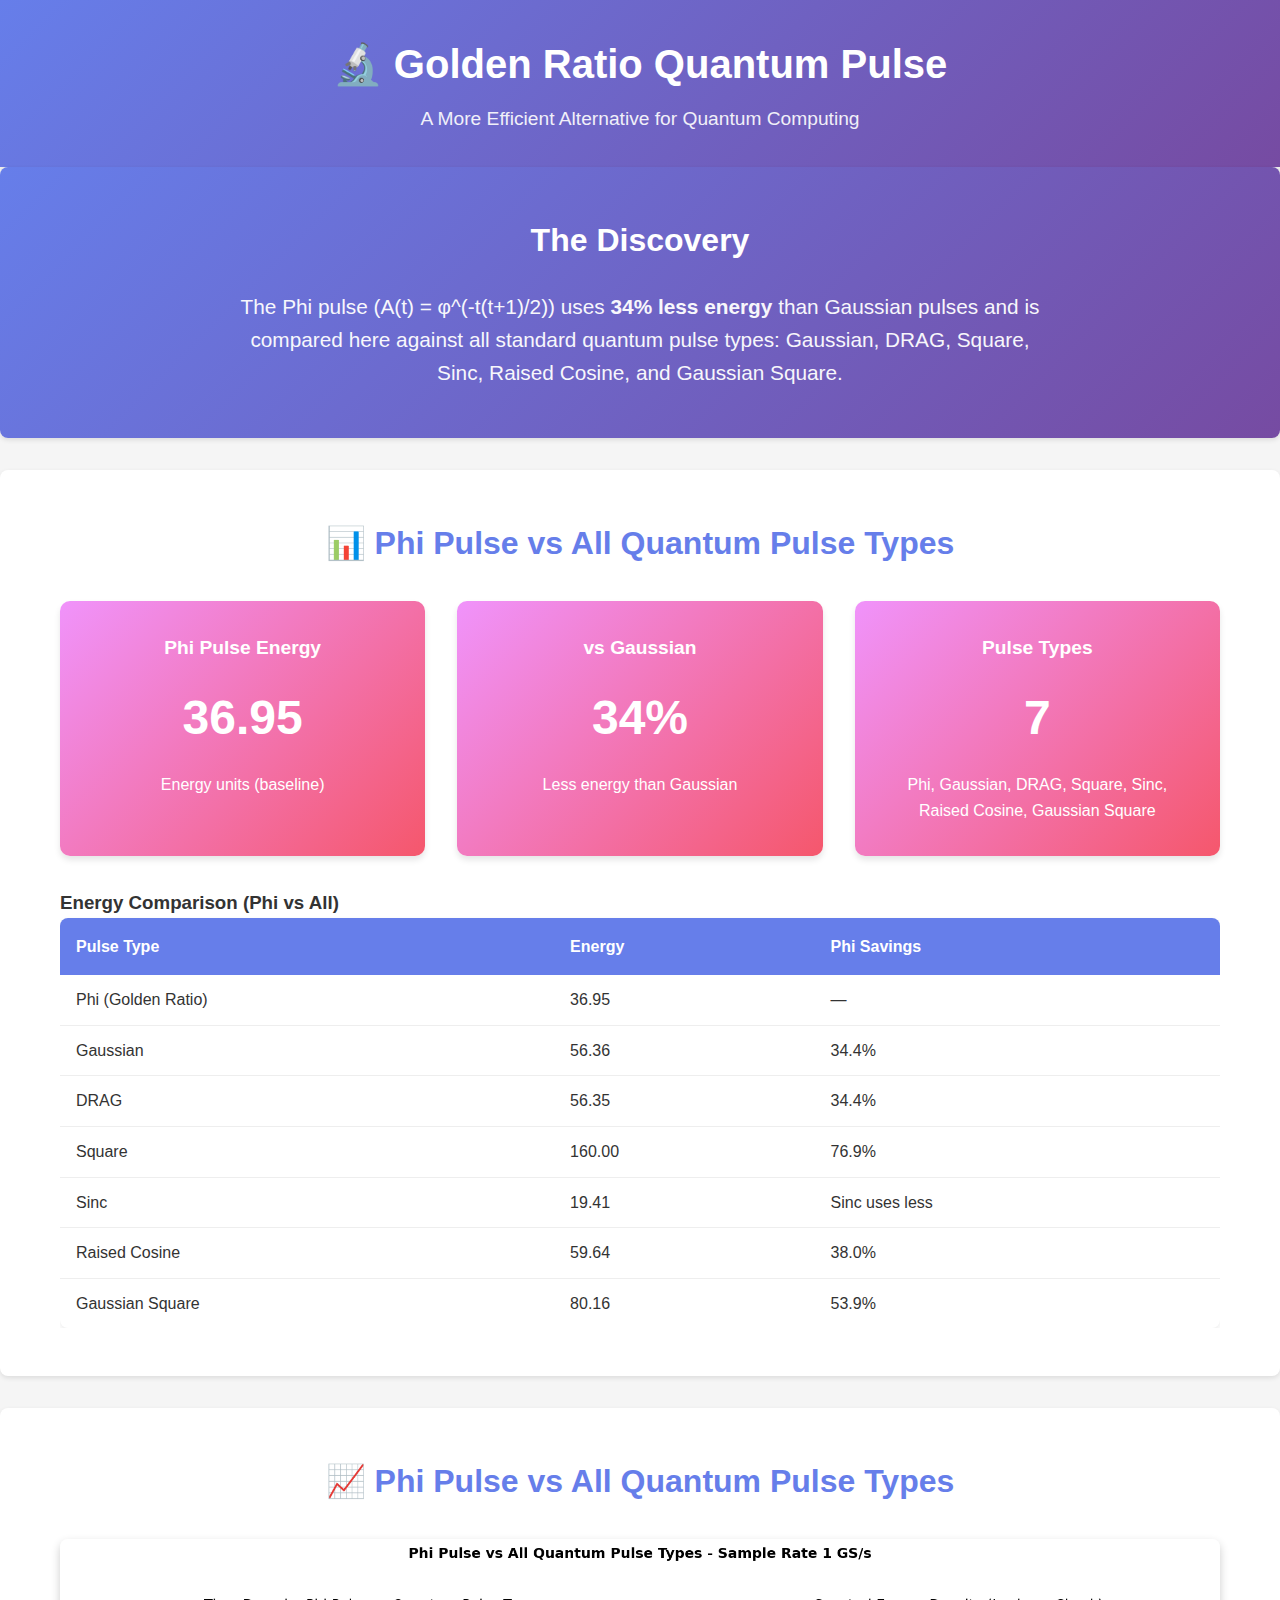
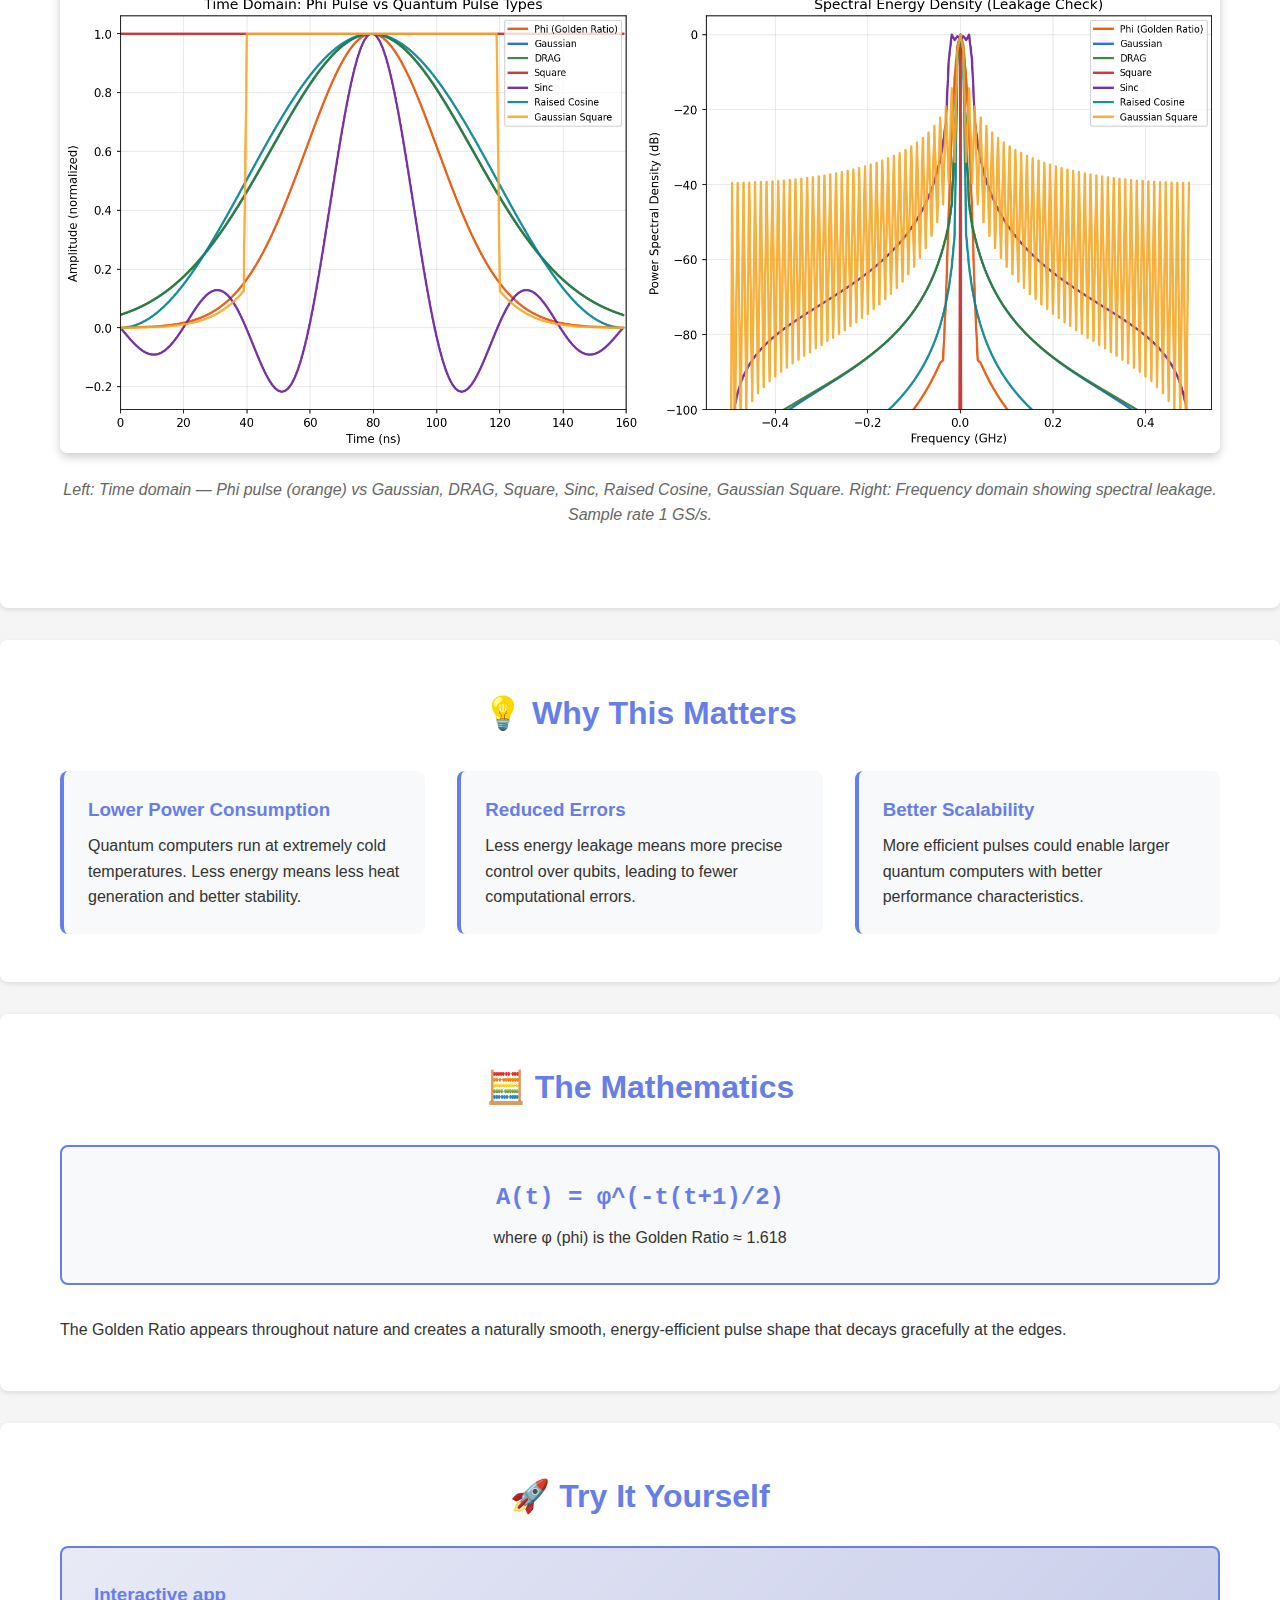
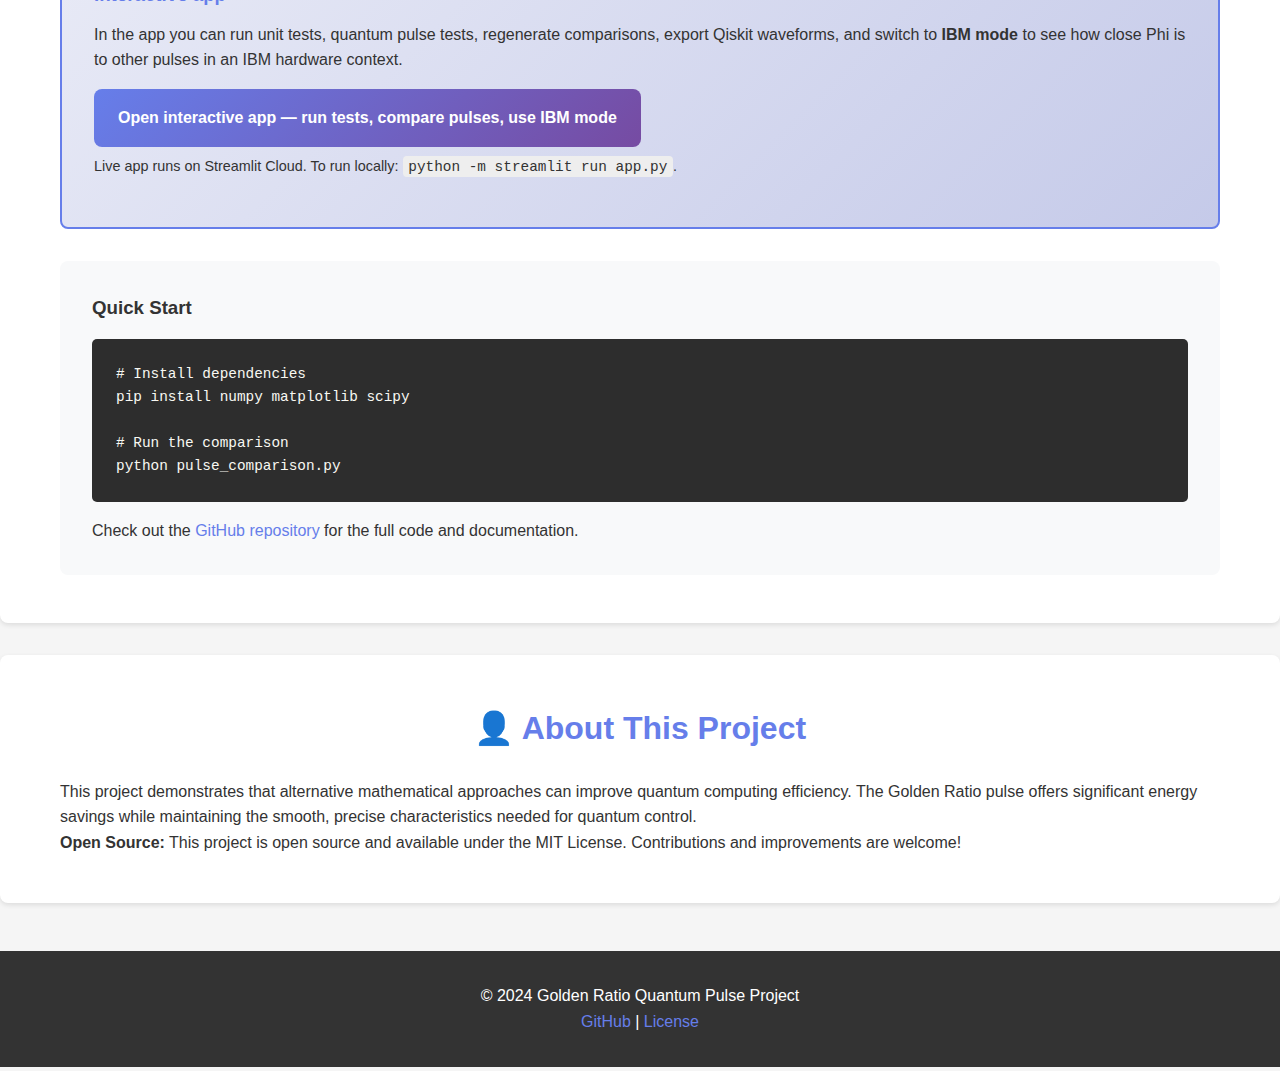
<file: website/index.html>
<!DOCTYPE html>
<html lang="en">
<head>
    <meta charset="UTF-8">
    <meta name="viewport" content="width=device-width, initial-scale=1.0">
    <title>Golden Ratio Quantum Pulse - 34% More Efficient</title>
    <link rel="stylesheet" href="styles.css">
</head>
<body>
    <header>
        <div class="container">
            <h1>🔬 Golden Ratio Quantum Pulse</h1>
            <p class="subtitle">A More Efficient Alternative for Quantum Computing</p>
        </div>
    </header>

    <main>
        <section class="hero">
            <div class="container">
                <h2>The Discovery</h2>
                <p class="lead">The Phi pulse (A(t) = φ^(-t(t+1)/2)) uses <strong>34% less energy</strong> than Gaussian pulses and is compared here against all standard quantum pulse types: Gaussian, DRAG, Square, Sinc, Raised Cosine, and Gaussian Square.</p>
            </div>
        </section>

        <section class="results">
            <div class="container">
                <h2>📊 Phi Pulse vs All Quantum Pulse Types</h2>
                <div class="results-grid">
                    <div class="result-card">
                        <h3>Phi Pulse Energy</h3>
                        <p class="big-number">36.95</p>
                        <p>Energy units (baseline)</p>
                    </div>
                    <div class="result-card">
                        <h3>vs Gaussian</h3>
                        <p class="big-number">34%</p>
                        <p>Less energy than Gaussian</p>
                    </div>
                    <div class="result-card">
                        <h3>Pulse Types</h3>
                        <p class="big-number">7</p>
                        <p>Phi, Gaussian, DRAG, Square, Sinc, Raised Cosine, Gaussian Square</p>
                    </div>
                </div>
                <div class="table-container" style="margin-top: 2rem;">
                    <h3>Energy Comparison (Phi vs All)</h3>
                    <table class="pulse-table">
                        <thead>
                            <tr><th>Pulse Type</th><th>Energy</th><th>Phi Savings</th></tr>
                        </thead>
                        <tbody id="pulse-table-body">
                            <tr><td>Phi (Golden Ratio)</td><td>36.95</td><td>—</td></tr>
                            <tr><td>Gaussian</td><td>56.36</td><td>34.4%</td></tr>
                            <tr><td>DRAG</td><td>56.35</td><td>34.4%</td></tr>
                            <tr><td>Square</td><td>160.00</td><td>76.9%</td></tr>
                            <tr><td>Sinc</td><td>19.41</td><td>Sinc uses less</td></tr>
                            <tr><td>Raised Cosine</td><td>59.64</td><td>38.0%</td></tr>
                            <tr><td>Gaussian Square</td><td>80.16</td><td>53.9%</td></tr>
                        </tbody>
                    </table>
                </div>
            </div>
        </section>

        <section class="visualization">
            <div class="container">
                <h2>📈 Phi Pulse vs All Quantum Pulse Types</h2>
                <div class="image-container">
                    <img src="pulse_comparison.png" alt="Phi pulse compared to Gaussian, DRAG, Square, Sinc, Raised Cosine, Gaussian Square - Time and Frequency domain" class="comparison-image">
                    <p class="image-caption">Left: Time domain — Phi pulse (orange) vs Gaussian, DRAG, Square, Sinc, Raised Cosine, Gaussian Square. Right: Frequency domain showing spectral leakage. Sample rate 1 GS/s.</p>
                </div>
            </div>
        </section>

        <section class="explanation">
            <div class="container">
                <h2>💡 Why This Matters</h2>
                <div class="explanation-grid">
                    <div class="explanation-item">
                        <h3>Lower Power Consumption</h3>
                        <p>Quantum computers run at extremely cold temperatures. Less energy means less heat generation and better stability.</p>
                    </div>
                    <div class="explanation-item">
                        <h3>Reduced Errors</h3>
                        <p>Less energy leakage means more precise control over qubits, leading to fewer computational errors.</p>
                    </div>
                    <div class="explanation-item">
                        <h3>Better Scalability</h3>
                        <p>More efficient pulses could enable larger quantum computers with better performance characteristics.</p>
                    </div>
                </div>
            </div>
        </section>

        <section class="math">
            <div class="container">
                <h2>🧮 The Mathematics</h2>
                <div class="formula-box">
                    <p class="formula">A(t) = φ^(-t(t+1)/2)</p>
                    <p>where φ (phi) is the Golden Ratio ≈ 1.618</p>
                </div>
                <p>The Golden Ratio appears throughout nature and creates a naturally smooth, energy-efficient pulse shape that decays gracefully at the edges.</p>
            </div>
        </section>

        <section class="try-it">
            <div class="container">
                <h2>🚀 Try It Yourself</h2>
                <div class="interactive-app-cta">
                    <h3>Interactive app</h3>
                    <p>In the app you can run unit tests, quantum pulse tests, regenerate comparisons, export Qiskit waveforms, and switch to <strong>IBM mode</strong> to see how close Phi is to other pulses in an IBM hardware context.</p>
                    <a href="https://quantum-fi-j6fxpqpcgxpodshjgsfygx.streamlit.app/" target="_blank" rel="noopener noreferrer" class="cta-button">Open interactive app — run tests, compare pulses, use IBM mode</a>
                    <p class="cta-note">Live app runs on Streamlit Cloud. To run locally: <code>python -m streamlit run app.py</code>.</p>
                </div>
                <div class="code-section">
                    <h3>Quick Start</h3>
                    <div class="code-block">
                        <pre><code># Install dependencies
pip install numpy matplotlib scipy

# Run the comparison
python pulse_comparison.py</code></pre>
                    </div>
                    <p>Check out the <a href="https://github.com/steliossunflower-sketch/quantum-fi" target="_blank">GitHub repository</a> for the full code and documentation.</p>
                </div>
            </div>
        </section>

        <section class="about">
            <div class="container">
                <h2>👤 About This Project</h2>
                <p>This project demonstrates that alternative mathematical approaches can improve quantum computing efficiency. The Golden Ratio pulse offers significant energy savings while maintaining the smooth, precise characteristics needed for quantum control.</p>
                <p><strong>Open Source:</strong> This project is open source and available under the MIT License. Contributions and improvements are welcome!</p>
            </div>
        </section>
    </main>

    <footer>
        <div class="container">
            <p>&copy; 2024 Golden Ratio Quantum Pulse Project</p>
            <p>
                <a href="https://github.com/steliossunflower-sketch/quantum-fi" target="_blank">GitHub</a> |
                <a href="LICENSE" target="_blank">License</a>
            </p>
        </div>
    </footer>
</body>
</html>
</file>
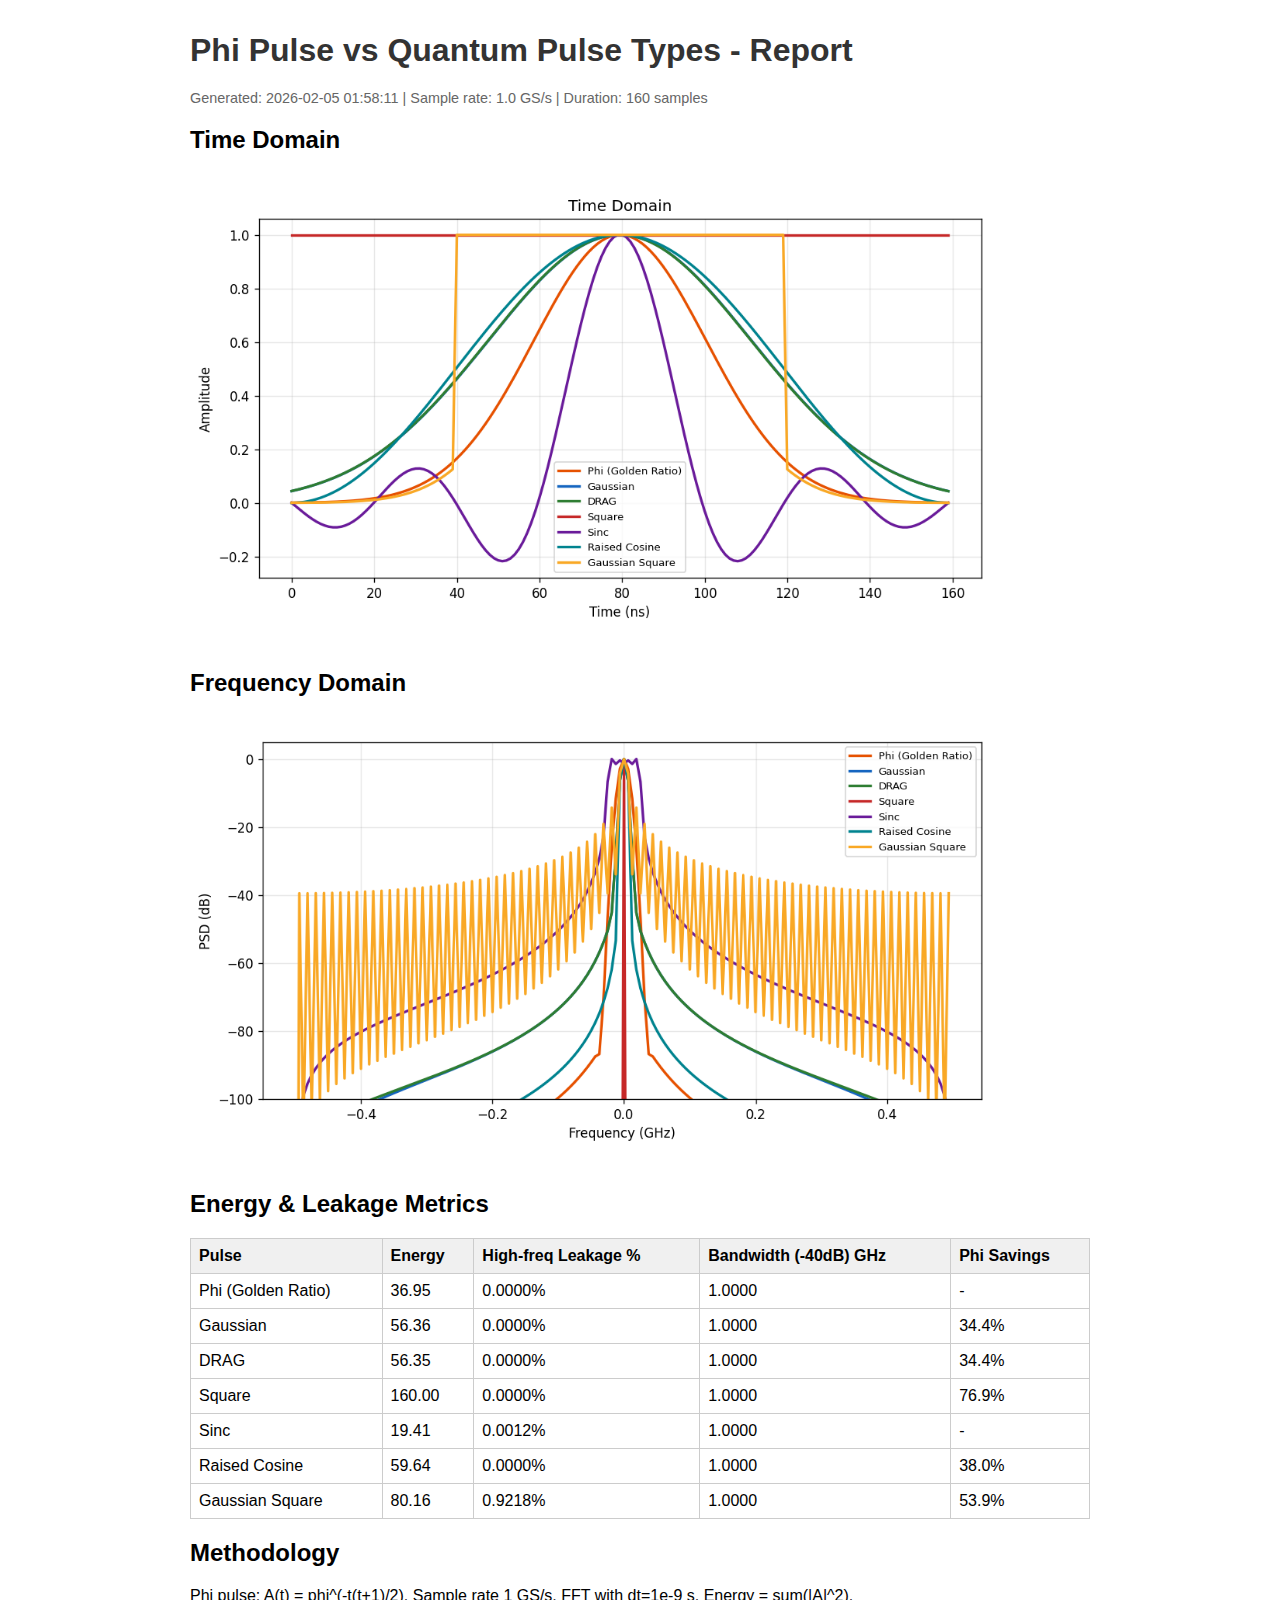
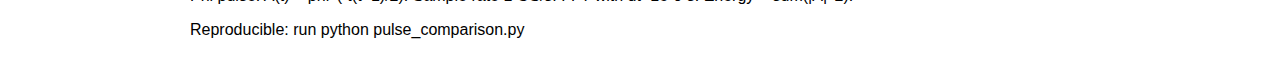
<file: report_20260205_015811.html>
<!DOCTYPE html>
<html>
<head>
<meta charset="UTF-8">
<title>Phi Pulse Comparison Report</title>
<style>
body{ font-family: sans-serif; max-width: 900px; margin: 2rem auto; padding: 0 1rem; }
h1{ color: #333; }
table{ border-collapse: collapse; width: 100%; margin: 1rem 0; }
th,td{ border: 1px solid #ccc; padding: 8px; text-align: left; }
th{ background: #f0f0f0; }
img{ max-width: 100%; height: auto; margin: 1rem 0; }
.meta{ color: #666; font-size: 0.9rem; }
</style>
</head>
<body>
<h1>Phi Pulse vs Quantum Pulse Types - Report</h1>
<p class="meta">Generated: 2026-02-05 01:58:11 | Sample rate: 1.0 GS/s | Duration: 160 samples</p>

<h2>Time Domain</h2>
<img src="[data-uri]" alt="Time domain" style="max-width: 800px;">

<h2>Frequency Domain</h2>
<img src="[data-uri]" alt="Frequency domain" style="max-width: 800px;">

<h2>Energy & Leakage Metrics</h2>
<table>
<tr><th>Pulse</th><th>Energy</th><th>High-freq Leakage %</th><th>Bandwidth (-40dB) GHz</th><th>Phi Savings</th></tr>
<tr><td>Phi (Golden Ratio)</td><td>36.95</td><td>0.0000%</td><td>1.0000</td><td>-</td></tr>
<tr><td>Gaussian</td><td>56.36</td><td>0.0000%</td><td>1.0000</td><td>34.4%</td></tr>
<tr><td>DRAG</td><td>56.35</td><td>0.0000%</td><td>1.0000</td><td>34.4%</td></tr>
<tr><td>Square</td><td>160.00</td><td>0.0000%</td><td>1.0000</td><td>76.9%</td></tr>
<tr><td>Sinc</td><td>19.41</td><td>0.0012%</td><td>1.0000</td><td>-</td></tr>
<tr><td>Raised Cosine</td><td>59.64</td><td>0.0000%</td><td>1.0000</td><td>38.0%</td></tr>
<tr><td>Gaussian Square</td><td>80.16</td><td>0.9218%</td><td>1.0000</td><td>53.9%</td></tr>
</table>

<h2>Methodology</h2>
<p>Phi pulse: A(t) = phi^(-t(t+1)/2). Sample rate 1 GS/s. FFT with dt=1e-9 s. Energy = sum(|A|^2).</p>
<p>Reproducible: run python pulse_comparison.py</p>
</body>
</html>
</file>
<file: website/styles.css>
/* Reset and Base Styles */
* {
    margin: 0;
    padding: 0;
    box-sizing: border-box;
}

body {
    font-family: -apple-system, BlinkMacSystemFont, 'Segoe UI', Roboto, Oxygen, Ubuntu, Cantarell, sans-serif;
    line-height: 1.6;
    color: #333;
    background-color: #f5f5f5;
}

.container {
    max-width: 1200px;
    margin: 0 auto;
    padding: 0 20px;
}

/* Header */
header {
    background: linear-gradient(135deg, #667eea 0%, #764ba2 100%);
    color: white;
    padding: 2rem 0;
    text-align: center;
    box-shadow: 0 2px 10px rgba(0,0,0,0.1);
}

header h1 {
    font-size: 2.5rem;
    margin-bottom: 0.5rem;
}

.subtitle {
    font-size: 1.2rem;
    opacity: 0.9;
}

/* Sections */
section {
    padding: 3rem 0;
    background: white;
    margin-bottom: 2rem;
    border-radius: 8px;
    box-shadow: 0 2px 5px rgba(0,0,0,0.1);
}

section h2 {
    font-size: 2rem;
    margin-bottom: 1.5rem;
    color: #667eea;
    text-align: center;
}

.lead {
    font-size: 1.3rem;
    text-align: center;
    color: #555;
    max-width: 800px;
    margin: 0 auto;
}

/* Hero Section */
.hero {
    background: linear-gradient(135deg, #667eea 0%, #764ba2 100%);
    color: white;
    margin-top: 0;
}

.hero h2 {
    color: white;
}

.hero .lead {
    color: white;
    opacity: 0.95;
}

/* Results Grid */
.results-grid {
    display: grid;
    grid-template-columns: repeat(auto-fit, minmax(250px, 1fr));
    gap: 2rem;
    margin-top: 2rem;
}

.result-card {
    background: linear-gradient(135deg, #f093fb 0%, #f5576c 100%);
    color: white;
    padding: 2rem;
    border-radius: 10px;
    text-align: center;
    box-shadow: 0 4px 6px rgba(0,0,0,0.1);
    transition: transform 0.3s ease;
}

.result-card:hover {
    transform: translateY(-5px);
}

.result-card h3 {
    font-size: 1.2rem;
    margin-bottom: 1rem;
}

.big-number {
    font-size: 3rem;
    font-weight: bold;
    margin: 1rem 0;
}

/* Visualization */
.image-container {
    text-align: center;
    margin: 2rem 0;
}

.comparison-image {
    max-width: 100%;
    height: auto;
    border-radius: 8px;
    box-shadow: 0 4px 10px rgba(0,0,0,0.2);
}

.image-caption {
    margin-top: 1rem;
    color: #666;
    font-style: italic;
}

/* Explanation Grid */
.explanation-grid {
    display: grid;
    grid-template-columns: repeat(auto-fit, minmax(300px, 1fr));
    gap: 2rem;
    margin-top: 2rem;
}

.explanation-item {
    padding: 1.5rem;
    background: #f8f9fa;
    border-radius: 8px;
    border-left: 4px solid #667eea;
}

.explanation-item h3 {
    color: #667eea;
    margin-bottom: 0.5rem;
}

/* Math Section */
.formula-box {
    background: #f8f9fa;
    padding: 2rem;
    border-radius: 8px;
    text-align: center;
    margin: 2rem 0;
    border: 2px solid #667eea;
}

.formula {
    font-size: 1.5rem;
    font-family: 'Courier New', monospace;
    color: #667eea;
    font-weight: bold;
    margin-bottom: 0.5rem;
}

/* Interactive app CTA */
.interactive-app-cta {
    background: linear-gradient(135deg, #e8eaf6 0%, #c5cae9 100%);
    padding: 2rem;
    border-radius: 8px;
    margin-bottom: 2rem;
    border: 2px solid #667eea;
}
.interactive-app-cta h3 {
    color: #667eea;
    margin-bottom: 0.75rem;
}
.interactive-app-cta p {
    margin-bottom: 1rem;
    color: #333;
}
.cta-button {
    display: inline-block;
    background: linear-gradient(135deg, #667eea 0%, #764ba2 100%);
    color: white;
    padding: 1rem 1.5rem;
    border-radius: 8px;
    font-weight: 600;
    text-decoration: none;
    transition: transform 0.2s ease, box-shadow 0.2s ease;
    margin-bottom: 0.5rem;
}
.cta-button:hover {
    transform: translateY(-2px);
    box-shadow: 0 4px 12px rgba(102, 126, 234, 0.4);
    color: white;
    text-decoration: none;
}
.cta-note {
    font-size: 0.9rem;
    color: #666;
}
.cta-note code {
    background: #eee;
    padding: 0.2em 0.4em;
    border-radius: 4px;
}

/* Code Section */
.code-section {
    background: #f8f9fa;
    padding: 2rem;
    border-radius: 8px;
    margin-top: 1rem;
}

.code-block {
    background: #2d2d2d;
    color: #f8f8f2;
    padding: 1.5rem;
    border-radius: 5px;
    overflow-x: auto;
    margin: 1rem 0;
}

.code-block pre {
    margin: 0;
    font-family: 'Courier New', monospace;
    font-size: 0.9rem;
}

.code-block code {
    color: #f8f8f2;
}

/* Links */
a {
    color: #667eea;
    text-decoration: none;
    transition: color 0.3s ease;
}

a:hover {
    color: #764ba2;
    text-decoration: underline;
}

/* Footer */
footer {
    background: #333;
    color: white;
    text-align: center;
    padding: 2rem 0;
    margin-top: 3rem;
}

footer a {
    color: #667eea;
}

footer a:hover {
    color: #764ba2;
}

/* Pulse Comparison Table */
.table-container {
    overflow-x: auto;
}
.pulse-table {
    width: 100%;
    border-collapse: collapse;
    background: white;
    border-radius: 8px;
    overflow: hidden;
    box-shadow: 0 2px 5px rgba(0,0,0,0.08);
}
.pulse-table th {
    background: #667eea;
    color: white;
    padding: 1rem;
    text-align: left;
    font-weight: 600;
}
.pulse-table td {
    padding: 0.75rem 1rem;
    border-bottom: 1px solid #eee;
}
.pulse-table tbody tr:hover {
    background: #f8f9fa;
}
.pulse-table tbody tr:last-child td {
    border-bottom: none;
}

/* Responsive Design */
@media (max-width: 768px) {
    header h1 {
        font-size: 2rem;
    }
    
    .subtitle {
        font-size: 1rem;
    }
    
    section h2 {
        font-size: 1.5rem;
    }
    
    .results-grid,
    .explanation-grid {
        grid-template-columns: 1fr;
    }
    
    .big-number {
        font-size: 2rem;
    }
}
</file>
